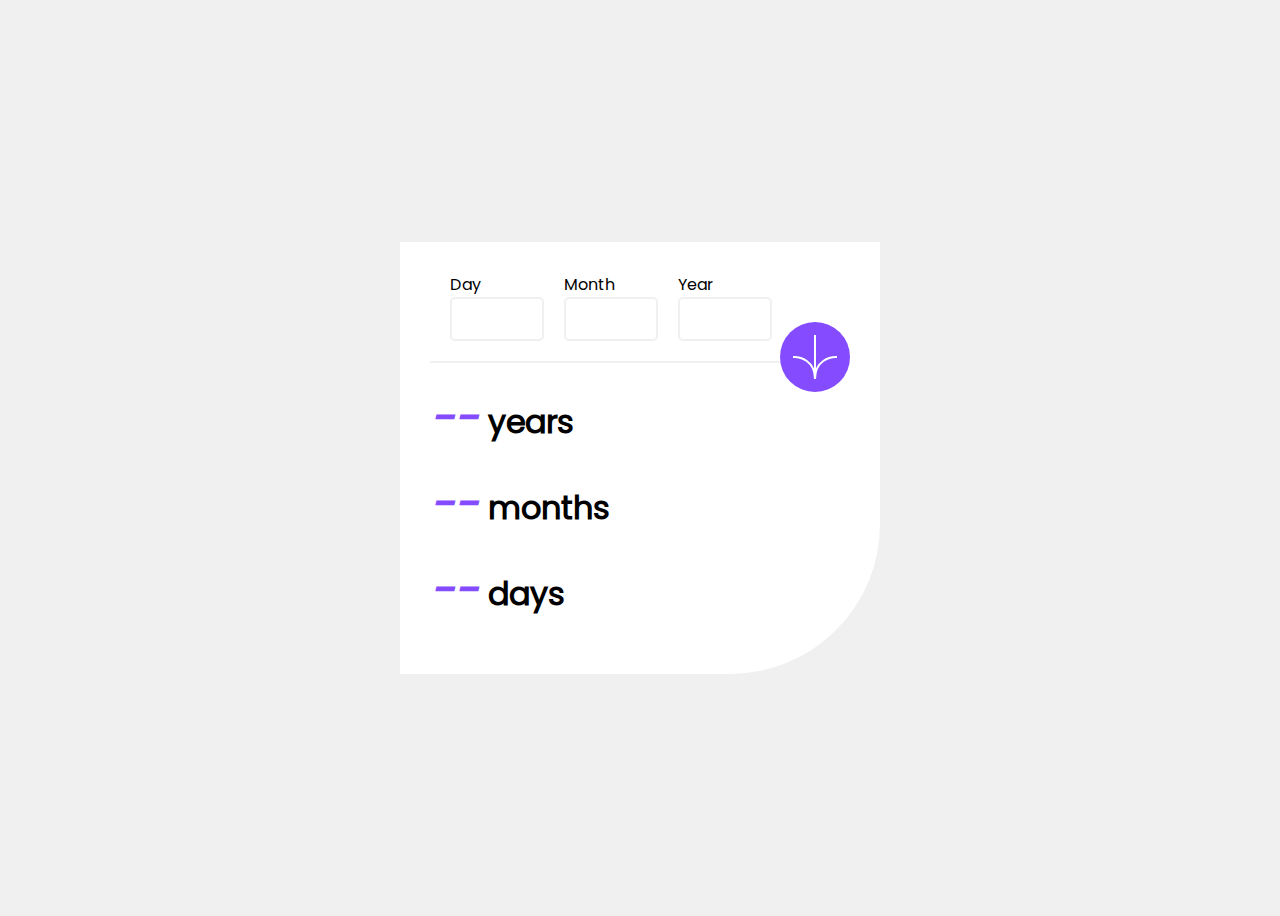
<file: age-calculator-app-main/index.html>
<!DOCTYPE html>
<html lang="en">
<head>
  <meta charset="UTF-8">
  <meta name="viewport" content="width=device-width, initial-scale=1.0"> <!-- displays site properly based on user's device -->

  <link rel="icon" type="image/png" sizes="32x32" href="./assets/images/favicon-32x32.png">
  
  <title>Frontend Mentor | Age calculator app</title>

  <link rel="stylesheet" href="./style.css">
</head>
<body>
  <div class="container">
    <div class="input-flex">
      <div class="input-container">
        <span>Day</span>
        <input type="number"  id="day">
        <small class="error-day"></small>
      </div>
      <div class="input-container">
        <span>Month</span>
        <input type="number"  id="month">
        <small class="error-month"></small>
      </div>
      <div class="input-container">
        <span>Year</span>
        <input type="number"  id="year">
        <small class="error-year"></small>
      </div>
    </div>
    <button class="submit-btn">
      <img src="./assets/images/icon-arrow.svg" alt="">
      </button>
    <div class="output">
      <h1><span class="output-year">--</span>years</h1>
      <h1><span class="output-month">--</span>months</h1>
      <h1><span class="output-day">--</span>days</h1>
    </div>
  </div>
  
  <script src="script.js"></script>
</body>
</html>
</file>
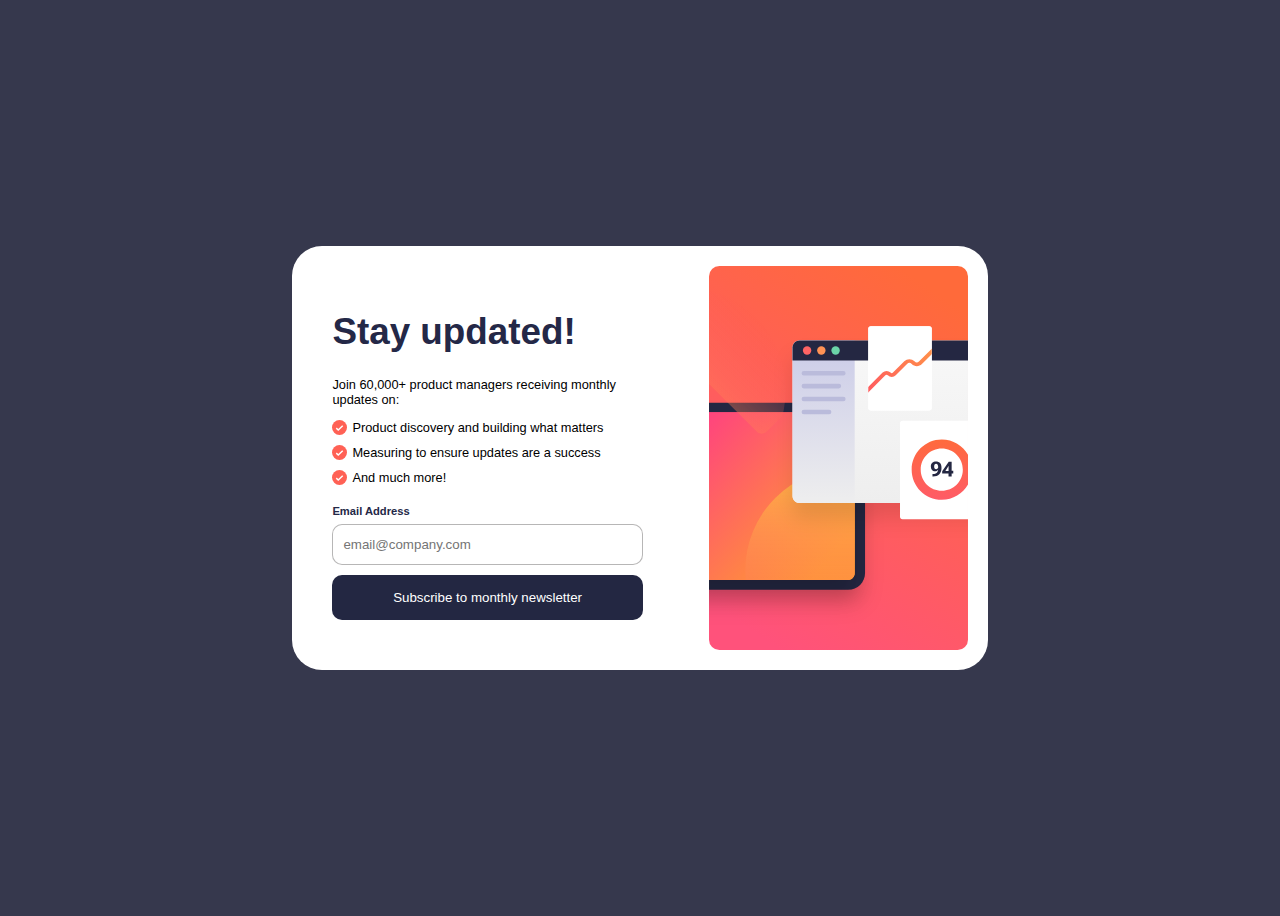
<file: newsletter-sign-up-with-success-message-main/index.html>
<!DOCTYPE html>
<html lang="en">
<head>
  <meta charset="UTF-8">
  <meta name="viewport" content="width=device-width, initial-scale=1.0"> <!-- displays site properly based on user's device -->

  <link rel="icon" type="image/png" sizes="32x32" href="./assets/images/favicon-32x32.png">
  
  <title>Frontend Mentor | Newsletter sign-up form with success message</title>
  <link rel="stylesheet" href="style.css">
  <style>
    .hidden {
            display: none; /* or use any other CSS to hide the element */
        }
  </style>
</head>
<body>

  <div class="main">
    <div class="container ">
      <div class="success-card hidden">
        <img src="./assets/images/icon-success.svg" alt="success image" srcset="">
        <h1>Thanks for subscribing</h1>
        <p>A confirmation email has been sent to <span class="submitted_email">ash@loremcompany.com.</span> 
          Please open it and click the button inside to confirm your subscription.</p>
        <button class="diss-miss-btn">Dismiss message</button>
      </div>
      <div class="row from-card">
        <div class="col-6 content">
          <div class="text-container">
            <h1>Stay updated!</h1>
            <p>Join 60,000+ product managers receiving monthly updates on:</p>
          </div>
          <div class="points">
            <div class="checked">
              <img src="./assets/images/icon-list.svg" alt="Checked mark icon"/>
              <p>Product discovery and building what matters</p>
            </div>
            <div class="checked">
              <img src="./assets/images/icon-list.svg" alt="Checked mark icon"/>
              <p>Measuring to ensure updates are a success</p>
            </div>
            <div class="checked">
              <img src="./assets/images/icon-list.svg" alt="Checked mark icon"/>
              <p>And much more!</p>
            </div>
          </div>
          <div class="form">
            <div class="form-control">
              <label for="email">Email Address <span class="error-message">Valid email required</span></label>
              <input id="email" type="email" name="email" id="email" placeholder="email@company.com">
            </div>
            
            <button class="submit-btn" type="submit">Subscribe to monthly newsletter</button>
          </div>
        </div>
        <div class="col-6 image">
          <img class="mobile" src="./assets/images/illustration-sign-up-mobile.svg" width="100%">
          <img class="desktop" src="./assets/images/illustration-sign-up-desktop.svg" width="100%">
        </div>
      </div>
    </div>
  </div>

  <script src="./script.js"></script>

</body>
</html>
</file>
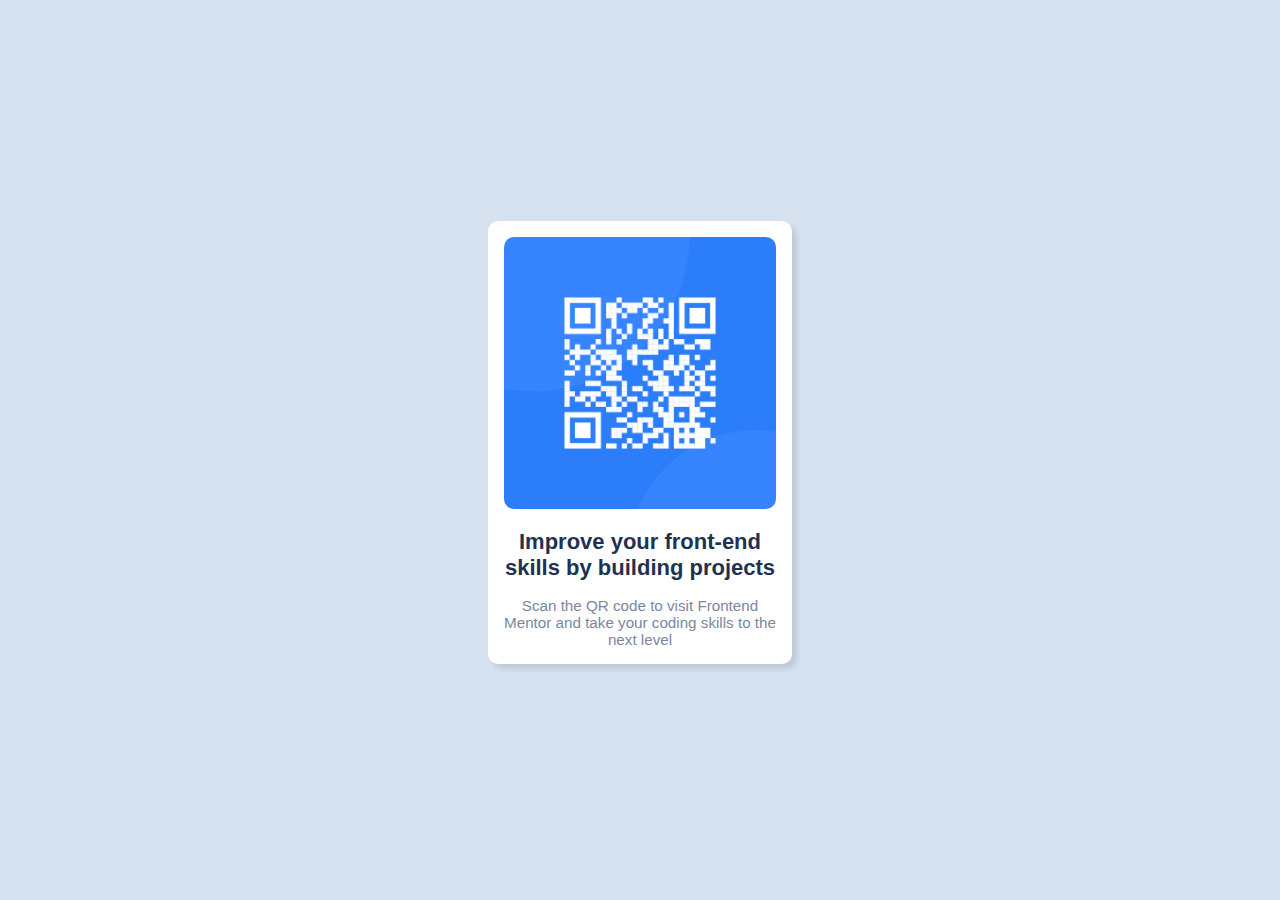
<file: qr-code-component-main/index.html>
<!DOCTYPE html>
<html lang="en">
<head>
  <meta charset="UTF-8">
  <meta name="viewport" content="width=device-width, initial-scale=1.0"> <!-- displays site properly based on user's device -->

  <link rel="icon" type="image/png" sizes="32x32" href="./images/favicon-32x32.png">
  
  <title>Frontend Mentor | QR code component</title>
  <link rel="stylesheet" href="style.css">

  <!-- Feel free to remove these styles or customise in your own stylesheet 👍 -->
  <style>
    .attribution { font-size: 11px; text-align: center; }
    .attribution a { color: hsl(228, 45%, 44%); }
  </style>
</head>
<body>

  <main>
    <div class="container">
      <div class="card">
        <img src="./images/image-qr-code.png" alt="qr-code" />
        <h2>Improve your front-end skills by building projects</h2>
        <p>Scan the QR code to visit Frontend Mentor and take your coding skills to the next level</p>
      </div>
    </div>
  </main>
</body>
</html>
</file>
<file: age-calculator-app-main/style.css>
:root {
    --White: hsl(0, 0%, 100%);
    --Off-white: hsl(0, 0%, 94%);
    --Light-grey: hsl(0, 0%, 86%);
    --Smokey-grey: hsl(0, 1%, 44%);
    --Off-black: hsl(0, 0%, 8%);
    --Purple: hsl(259, 100%, 65%);
    --Light-red: hsl(0, 100%, 67%);
  }
  
  @font-face {
    font-family: Pop;
    src: url(./assets/fonts/Poppins-Regular.ttf);
  }
  * {
    font-family: Pop !important;
  }
  body {
    display: flex;
    justify-content: center;
    background-color: var(--Off-white);
    align-items: center;
    min-height: 100vh;
  }
  .container {
    background-color: var(--White);
    width: 420px;
    max-width: 80%;
    padding: 30px;
    position: relative;
    border-bottom-right-radius: 150px;
  }
  input {
    width: 70px;
    padding: 10px;
    border-radius: 5px;
    border: 2px solid var(--Off-white);
    /* border: none; */
    outline: none;
  }
  input:focus {
    border: 2px solid var(--Purple);
  }
  
  small {
    color: red;
    font-size: 0.6rem;
    font-weight: bold;
    text-transform: capitalize;
  }
  .submit-btn {
    width: 70px;
    height: 70px;
    padding: 20px;
    display: flex;
    background-color: var(--Purple);
    justify-content: center;
    align-items: center;
    border: none;
    border-radius: 50%;
    position: absolute;
    right: 30px;
    top: 80px;
    cursor: pointer;
  }
  .submit-btn:hover {
    background-color: black;
  }
  .output span {
    font-size: 2.75rem;
    color: var(--Purple);
    font-style: italic;
    margin-right: 10px;
  }
  .input-container {
    display: flex;
    flex-direction: column;
    margin-left: 20px;
    margin-bottom: 20px;
  }
  .input-flex {
    display: flex;
    border-bottom: 2px solid var(--Off-white);
    margin-bottom: 20px;
  }
  @media (max-width: 768px) {
    input {
      width: 80%;
    }
    .output span {
      font-size: 1.75rem;
    }
    .submit-btn {
      width: 40px;
      height: 40px;
      right: 40%;
      top: 90px;
    }
    .submit-btn img {
      transform: scale(0.5);
    }
  }
</file>
<file: newsletter-sign-up-with-success-message-main/style.css>
:root {
    --background-color: #36384D;
    --white: #FFFFFF;
    --tomato: hsl(4, 100%, 67%);
    --tomato-light: hsl(4, 100%, 95%);
    --button-color: #232742;
    --text-color: #242847;
}
@font-face {
    font-family: sans-serif;
    src: url(./assets/fonts/Roboto-Regular.ttf);
  }
* {
    font-family: sans-serif !important;
}
body {
    background-color: var(--background-color);    
    height: 100%;
}

p {
    font-family: sans-serif !important;
}

.main {
    position: relative;
    display: flex;
    justify-content: center;
    align-items: center;
    height: 100vh;
}

.container {
    background-color: var(--white);
    border-radius: 30px;
    width: 55%;
    height: auto;
}
.row {
    display: flex;
    border-radius: 30%;
}
.success {
    width: 30%;
}
.success-card{
    padding: 50px;
}

.success-card img{
    width: 55px;
}
.success-card p {
    font-size: .8rem;
}
.success-card p span {
    font-weight: 700;
}

.success-card button {
    width: 100%;
    background-color: var(--button-color);
    padding: 12px;
    color: white;
    border-radius: 10px;
    border: 0;
}



.text-container h1 {
    font-size: 2.3rem;
    color: var(--text-color);
}
.text-container p {
    font-size: .8rem;
    font-weight: 400;
}

.content {
    padding: 40px 0px 0px 40px;
}
.points {
    margin-bottom: 20px;
}
.points .checked {
    display: flex;
    margin: 10px 0px;
}
.checked p {
    font-size: .8rem;
    margin: 0px;
}
.image{
    width: 50%;
    display: flex;
    justify-content: end;
    padding: 20px;
}
.image .desktop {
    width: 85% !important;
    height: auto !important;
}
.image .mobile{
    display: none;
}
.checked img {
    width: 15px;
    padding-right: 5px;
}

.form {
    width: 100%;
    display: block;
}

.form label {
    width: 100%;
    color: var(--text-color);
    font-size: .7rem;
    font-weight: 600;
    margin-bottom: 7px;
    display: flex;
    justify-content: space-between;
}

.form input {
    width: 100%;
    padding: 12px 10px;
    box-sizing: border-box;
    border:1px solid rgba(168, 167, 167, 0.832);
    border-radius:10px;
    margin-bottom: 10px;
}
.form .error-message {
    color: var(--tomato);
    font-weight: 700;
    display: none;
}
.form.error input {
    background-color: var(--tomato-light);
    border-color: var(--tomato);
    color: var(--tomato);
}

.form.error .error-message {
  display: block;
}
  

.form input:focus {
    outline: none;
}

.form button {
    width: 100%;
    background-color: var(--button-color);
    color: white;
    padding: 15px 10px;
    font-family: sans-serif !important;
    border-radius: 10px;
    border: 0;
    margin-bottom: 30px;
}





@media screen and (max-width : 950px) {
    .row {
        flex-direction: column-reverse;
    }
    .image {
        width: auto;
    }
    .desktop {
        display: none;
    }
    .mobile {
        display: block !important;
    }
    .content {
        padding: 0px 40px 0px 40px;
    }
}

@media screen and (max-width : 700px) { 
    .container {
        width: 80%;
    }
}
@media screen and (max-width : 400px) { 
    .container {
        width: 95%;
    }
}
</file>
<file: qr-code-component-main/style.css>
:root {
    --body : #D5E1EF;
    --container-gg : white;
}

* {
    padding: 0px;
    margin: 0px;
    font-family: 'Outfit', sans-serif;
}


main {
    width: 100%;
    height: 100vh;
    background-color: var(--body);
    display: flex;
    justify-content: center;
    align-items: center;
}

.container {
    border-radius: 10px;
}
.container .card {
    background-color: hsl(0, 0%, 100%);
	box-shadow: 5px 5px 5px rgba(0, 0, 0, 0.1);
	border-radius: 0.625rem;
	max-width: 17rem;
	padding: 1rem;
	margin-bottom: 1rem;
}

.container img {
    width: 100%;
    border-radius: 0.625rem;
    max-height: 18rem;
	max-width: 18rem;
}

.container .card h2 {
    font-size: 1.375rem;
	font-family: 'Outfit', sans-serif;
	font-weight: 700;
	color: hsl(218, 44%, 22%);
	text-align: center;
    margin-top: 1rem;
	width: 100%;
}

.container .card p {
    margin-top: 1rem;
    font-size: .95rem;
    font-family: 'Outfit', sans-serif;
    font-weight: 400;
	color: hsl(220, 15%, 55%);
	text-align: center;
}
</file>
